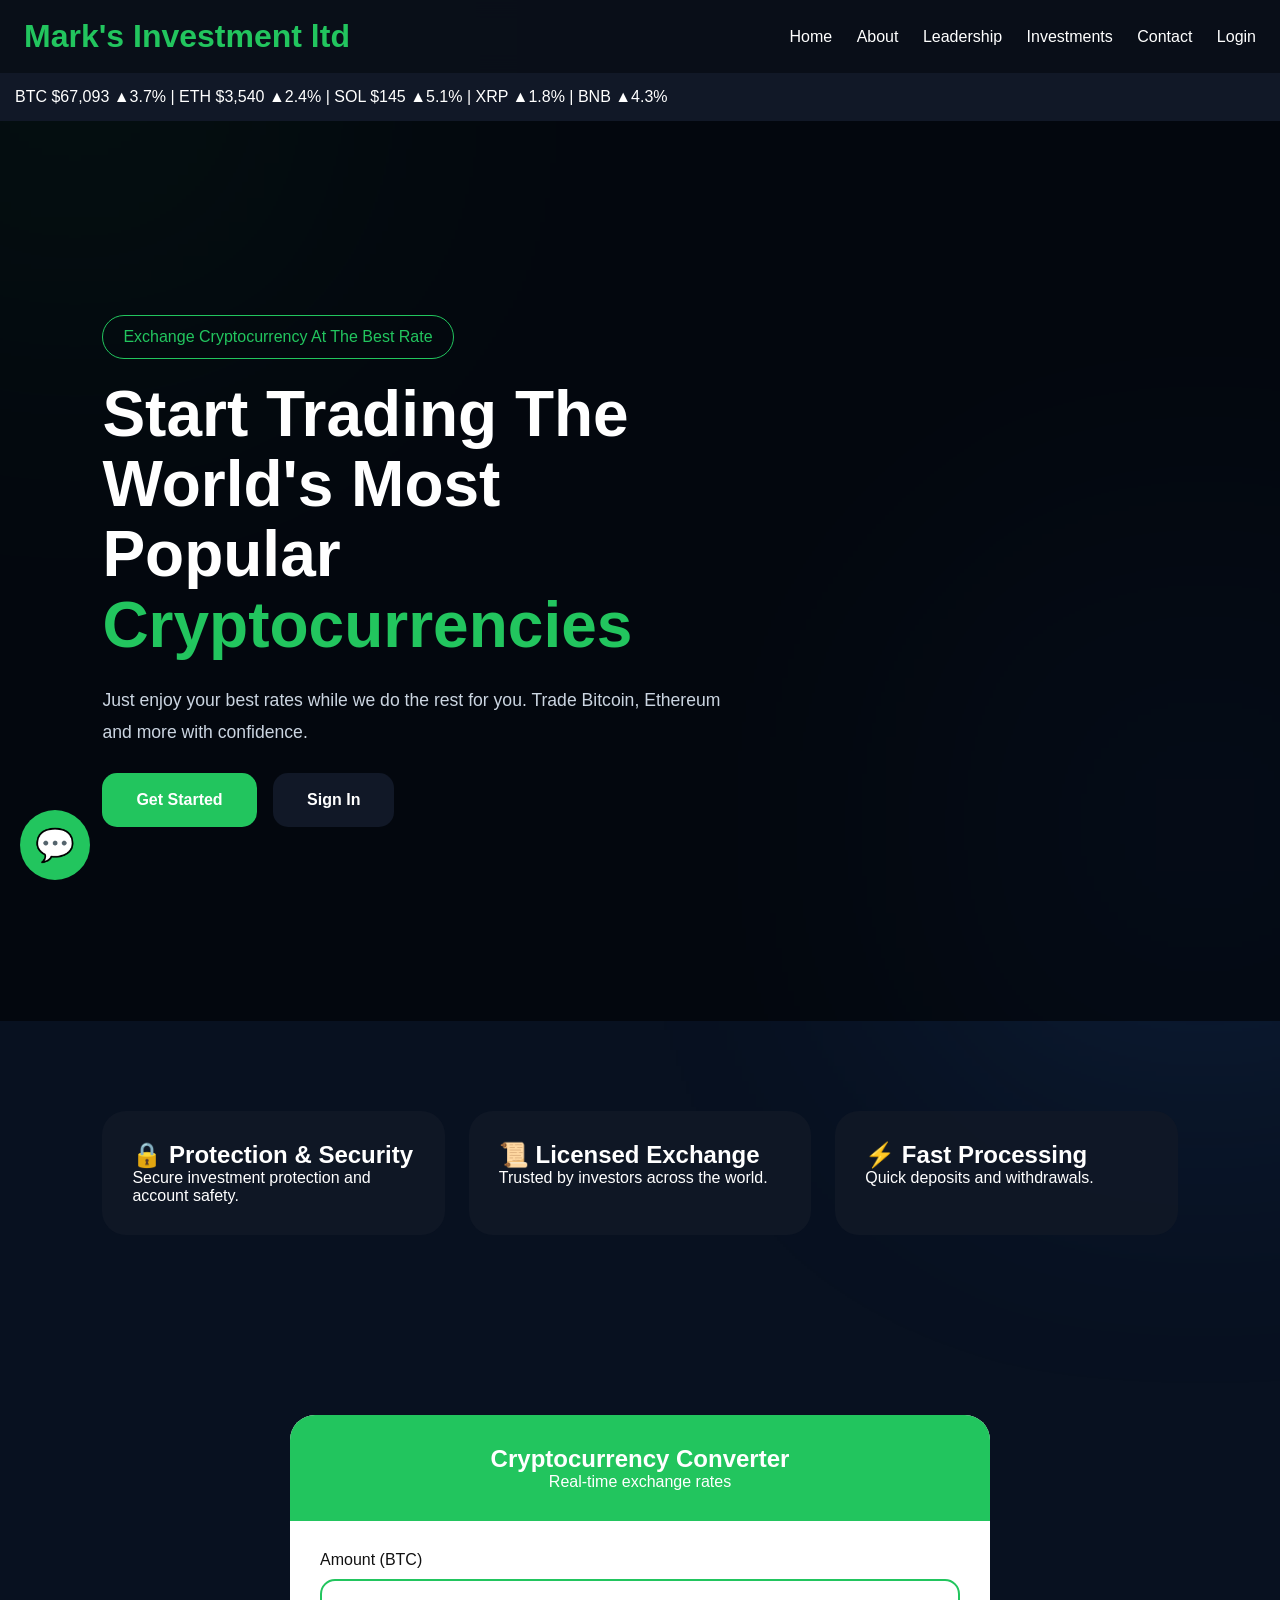
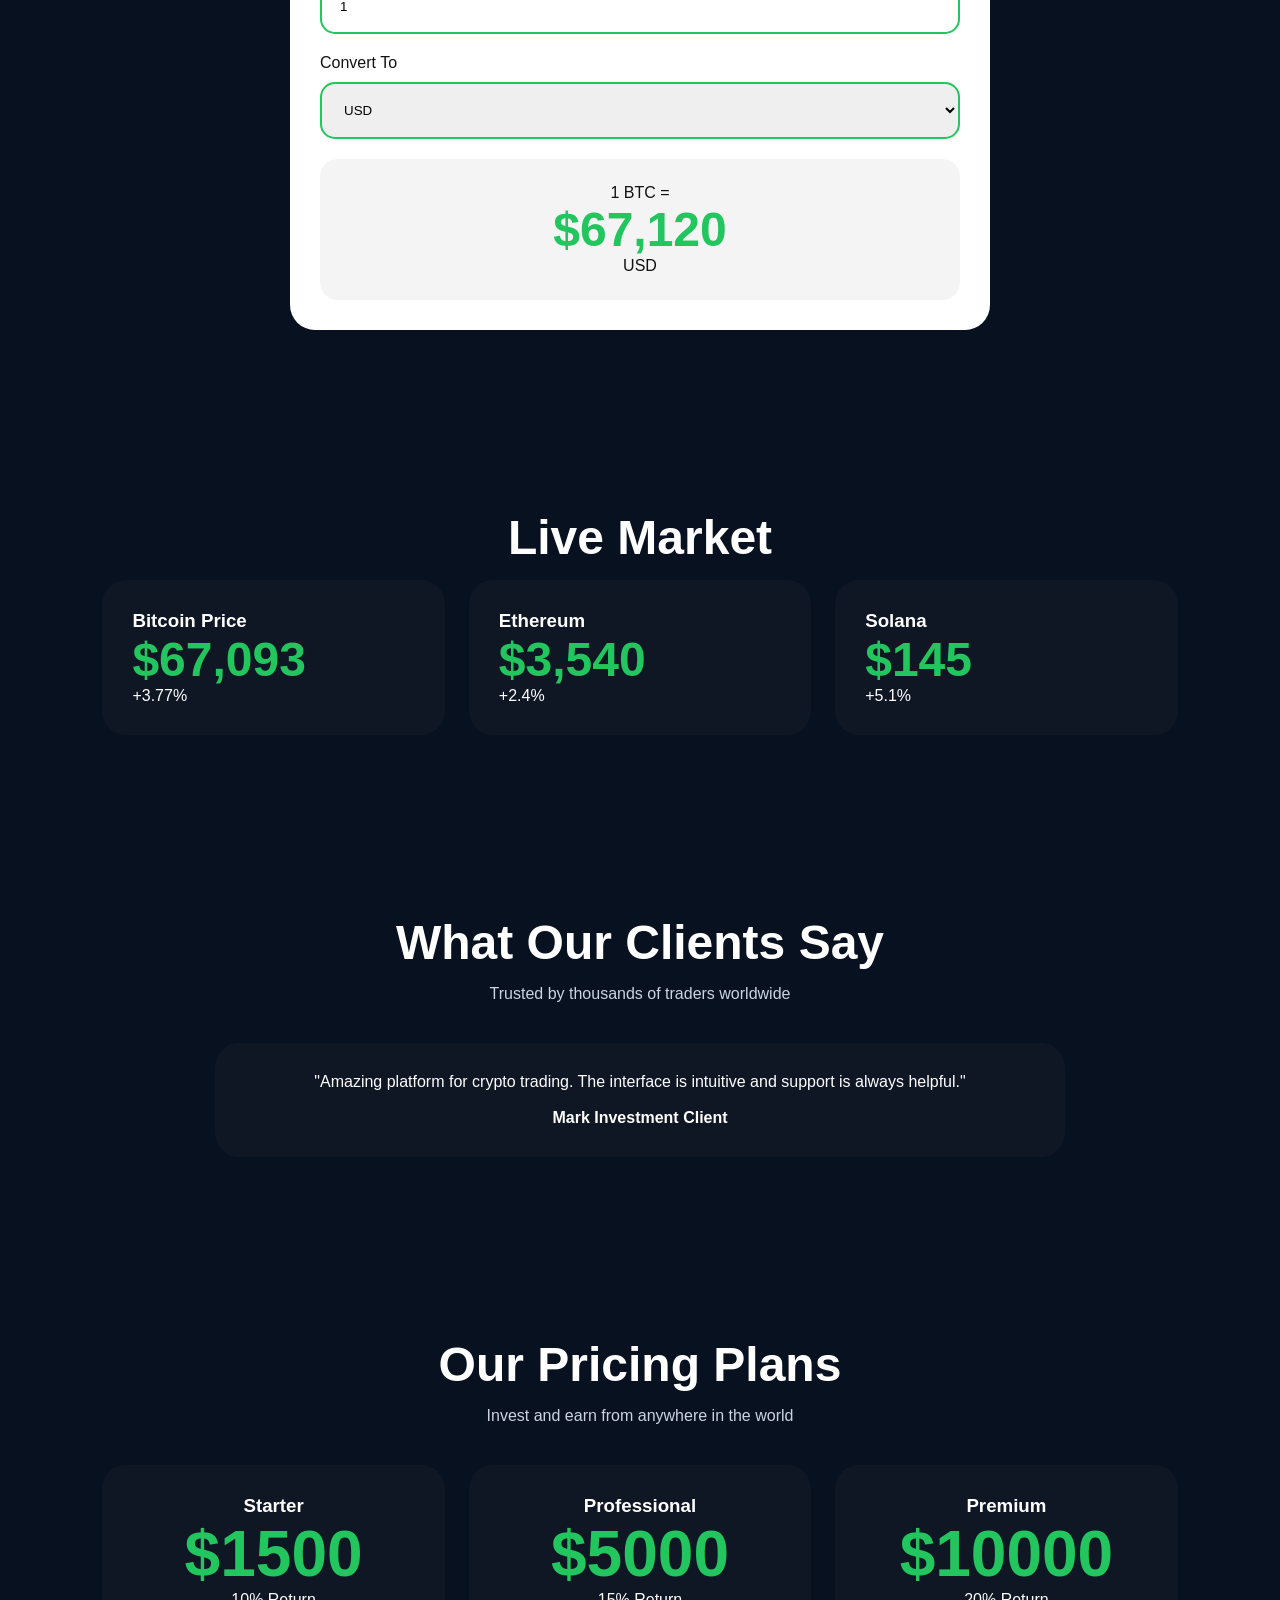
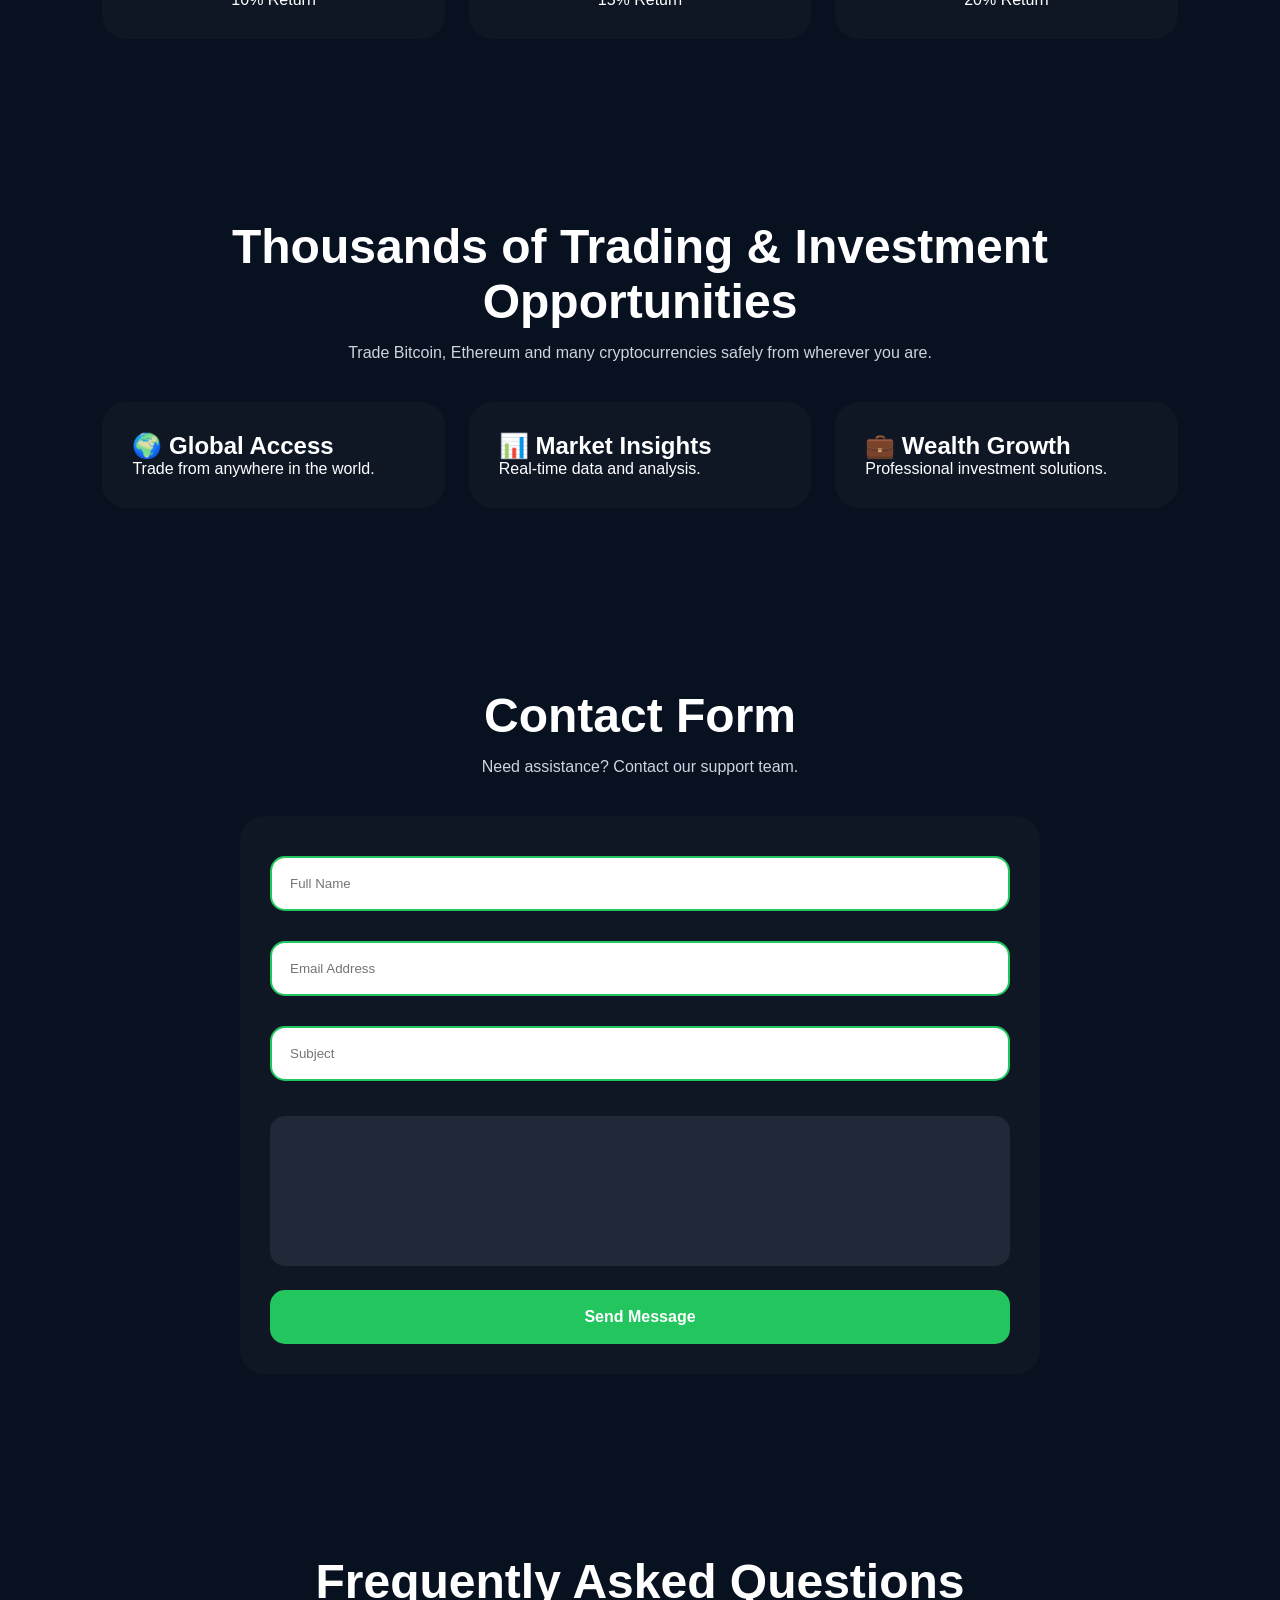
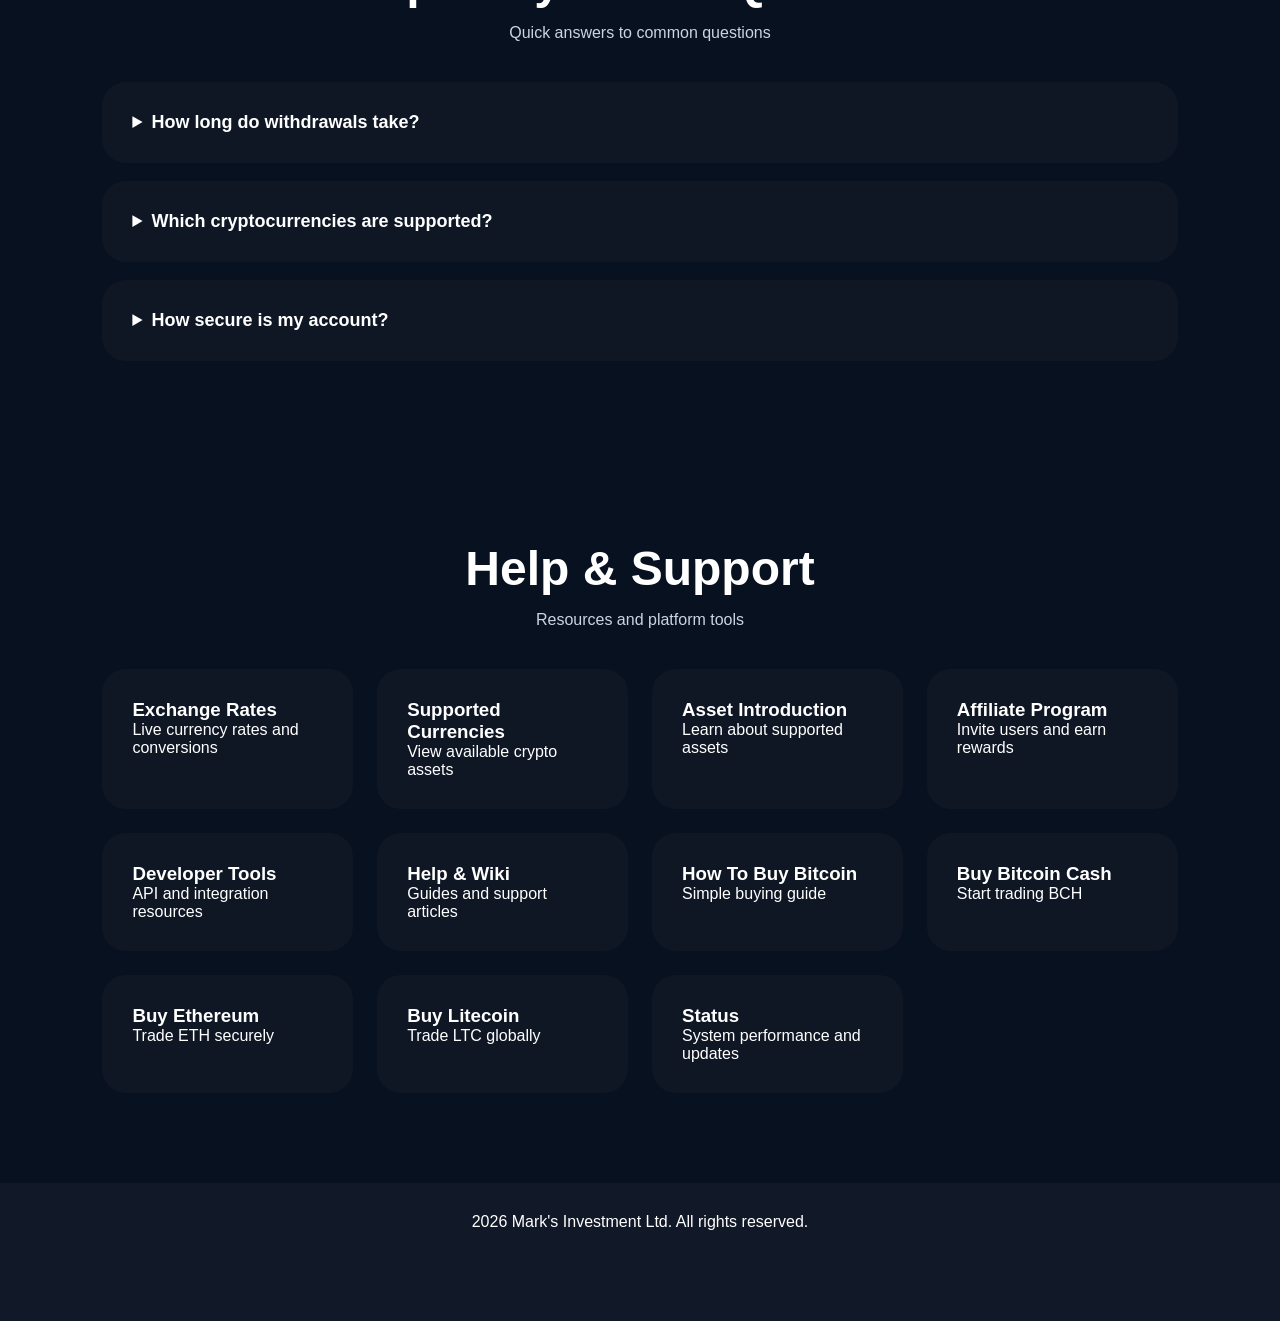
<file: index.html>
<!DOCTYPE html>
<html lang='en'>
<head>
<meta charset='UTF-8'>
<meta name='viewport' content='width=device-width,initial-scale=1.0'>
<title>Mark's Investment ltd</title>
<style>
*{margin:0;padding:0;box-sizing:border-box;font-family:Arial,sans-serif}
html{scroll-behavior:smooth}
body{background:#081120;color:#fff;overflow-x:hidden}
body:before,body:after{content:'';position:fixed;width:450px;height:450px;filter:blur(160px);z-index:-1;opacity:.15}
body:before{background:#22c55e;top:-150px;left:-150px}
body:after{background:#3b82f6;right:-150px;bottom:-150px}
header{position:sticky;top:0;background:rgba(10,15,25,.95);backdrop-filter:blur(10px);padding:18px 24px;display:flex;justify-content:space-between;align-items:center;z-index:999}
.logo{font-size:2rem;font-weight:700;color:#22c55e}
nav a{color:#fff;text-decoration:none;margin-left:20px}
.hero{min-height:100vh;display:flex;align-items:center;justify-content:space-between;padding:80px 8%;background:linear-gradient(rgba(0,0,0,.55),rgba(0,0,0,.55)),url('https://images.unsplash.com/photo-1518546305927-5a555bb7020d?auto=format&fit=crop&w=1400&q=80');background-size:cover}
.hero-text{max-width:650px}
.badge{display:inline-block;padding:12px 20px;border:1px solid #22c55e;border-radius:30px;color:#22c55e;margin-bottom:20px}
.hero h1{font-size:4rem;line-height:1.1}
.hero h1 span{color:#22c55e}
.hero p{margin:25px 0;color:#cbd5e1;line-height:1.8;font-size:1.1rem}
.btn{padding:18px 34px;border:none;border-radius:15px;font-size:1rem;font-weight:bold;cursor:pointer}
.primary{background:#22c55e;color:#fff}
.secondary{background:#111827;color:#fff;margin-left:12px}
.section{padding:90px 8%}
.title{text-align:center;font-size:3rem;margin-bottom:15px}
.subtitle{text-align:center;color:#cbd5e1;margin-bottom:40px}
.grid{display:grid;grid-template-columns:repeat(auto-fit,minmax(250px,1fr));gap:24px}
.card,.plan,.testimonial,.pricebox{background:rgba(17,24,39,.92);border-radius:24px;padding:30px}
.card:hover,.plan:hover{transform:translateY(-8px);transition:.3s}
.market{background:#111827;padding:15px;overflow:hidden;white-space:nowrap}
.market span{display:inline-block;animation:scroll 18s linear infinite}
@keyframes scroll{from{transform:translateX(100%)}to{transform:translateX(-100%)}}
.converter{max-width:700px;margin:auto;background:#fff;color:#111;border-radius:25px;overflow:hidden}
.converter-top{background:#22c55e;color:#fff;padding:30px;text-align:center}
.converter-body{padding:30px}
input,select{width:100%;padding:18px;border:2px solid #22c55e;border-radius:15px;margin-top:10px;margin-bottom:20px}
.result{background:#f4f4f4;border-radius:18px;padding:25px;text-align:center}
.price{font-size:3rem;color:#22c55e;font-weight:700}
.plan{text-align:center}
.plan .price{font-size:4rem}
.testimonial{text-align:center;max-width:850px;margin:auto}
.whatsapp{position:fixed;bottom:20px;left:20px;background:#22c55e;width:70px;height:70px;border-radius:50%;display:flex;align-items:center;justify-content:center;color:#fff;text-decoration:none;font-size:32px}
footer{background:#111827;text-align:center;padding:30px}
@media(max-width:900px){
.hero{padding:40px 6%;text-align:center}
.hero h1{font-size:2.8rem}
nav{display:none}
}
</style>
</head>
<body>

<header>
<div class="logo">Mark's Investment ltd</div>
<nav>
<a href="index.html">Home</a>
<a href="about.html">About</a>
<a href="leadership.html">Leadership</a>
<a href="investment.html">Investments</a>
<a href="contact.html">Contact</a>
<a href="login.html">Login</a>
</nav>
</header>

<div class="market"><span>BTC $67,093 ▲3.7% | ETH $3,540 ▲2.4% | SOL $145 ▲5.1% | XRP ▲1.8% | BNB ▲4.3%</span></div>

<section class="hero">
<div class="hero-text">
<div class="badge">Exchange Cryptocurrency At The Best Rate</div>
<h1>Start Trading The World's Most Popular <span>Cryptocurrencies</span></h1>
<p>Just enjoy your best rates while we do the rest for you. Trade Bitcoin, Ethereum and more with confidence.</p>
<button class="btn primary" id="openBtn">Get Started</button>
<button class="btn secondary" id="loginBtn">Sign In</button>
</div>
</section>

<section class="section">
<div class="grid">
<div class="card"><h2>🔒 Protection & Security</h2><p>Secure investment protection and account safety.</p></div>
<div class="card"><h2>📜 Licensed Exchange</h2><p>Trusted by investors across the world.</p></div>
<div class="card"><h2>⚡ Fast Processing</h2><p>Quick deposits and withdrawals.</p></div>
</div>
</section>

<section class="section">
<div class="converter">
<div class="converter-top"><h2>Cryptocurrency Converter</h2><p>Real-time exchange rates</p></div>
<div class="converter-body">
<label>Amount (BTC)</label>
<input value="1">
<label>Convert To</label>
<select><option>USD</option><option>EUR</option></select>
<div class="result">
<p>1 BTC =</p>
<div class="price">$67,120</div>
<p>USD</p>
</div>
</div>
</div>
</section>

<section class="section">
<h2 class="title">Live Market</h2>
<div class="grid">
<div class="pricebox"><h3>Bitcoin Price</h3><div class="price">$67,093</div><p>+3.77%</p></div>
<div class="pricebox"><h3>Ethereum</h3><div class="price">$3,540</div><p>+2.4%</p></div>
<div class="pricebox"><h3>Solana</h3><div class="price">$145</div><p>+5.1%</p></div>
</div>
</section>

<section class="section">
<h2 class="title">What Our Clients Say</h2>
<p class="subtitle">Trusted by thousands of traders worldwide</p>
<div class="testimonial">
<p>"Amazing platform for crypto trading. The interface is intuitive and support is always helpful."</p>
<br><strong>Mark Investment Client</strong>
</div>
</section>

<section class="section">
<h2 class="title">Our Pricing Plans</h2>
<p class="subtitle">Invest and earn from anywhere in the world</p>
<div class="grid">
<div class="plan"><h3>Starter</h3><div class="price">$1500</div><p>10% Return</p></div>
<div class="plan"><h3>Professional</h3><div class="price">$5000</div><p>15% Return</p></div>
<div class="plan"><h3>Premium</h3><div class="price">$10000</div><p>20% Return</p></div>
</div>
</section>

<section class="section">
<h2 class="title">Thousands of Trading & Investment Opportunities</h2>
<p class="subtitle">Trade Bitcoin, Ethereum and many cryptocurrencies safely from wherever you are.</p>
<div class="grid">
<div class="card"><h2>🌍 Global Access</h2><p>Trade from anywhere in the world.</p></div>
<div class="card"><h2>📊 Market Insights</h2><p>Real-time data and analysis.</p></div>
<div class="card"><h2>💼 Wealth Growth</h2><p>Professional investment solutions.</p></div>
</div>
</section>
<!-- CONTACT FORM -->

<section class="section">

<h2 class="title">
Contact Form
</h2>

<p class="subtitle">
Need assistance? Contact our support team.
</p>

<div class="card" style="max-width:800px;margin:auto;">

<input
type="text"
placeholder="Full Name">

<input
type="email"
placeholder="Email Address">

<input
type="text"
placeholder="Subject">

<textarea
placeholder="Enter Message"
style="
width:100%;
height:150px;
padding:18px;
margin-top:15px;
border:none;
border-radius:15px;
background:#1f2937;
color:white;
resize:none;
">

</textarea>

<button
class="btn primary"
style="margin-top:20px;width:100%;">

Send Message

</button>

</div>

</section>


<!-- FAQ ACCORDION -->

<section class="section">

<h2 class="title">
Frequently Asked Questions
</h2>

<p class="subtitle">
Quick answers to common questions
</p>

<div class="card">

<details>

<summary style="cursor:pointer;font-size:18px;font-weight:bold;">

How long do withdrawals take?

</summary>

<p style="margin-top:15px;color:#cbd5e1;">

Withdrawal requests are processed according to verification status and payment method.

</p>

</details>

</div>

<br>

<div class="card">

<details>

<summary style="cursor:pointer;font-size:18px;font-weight:bold;">

Which cryptocurrencies are supported?

</summary>

<p style="margin-top:15px;color:#cbd5e1;">

Bitcoin, Ethereum, Litecoin, USDT, Solana, XRP and other digital assets.

</p>

</details>

</div>

<br>

<div class="card">

<details>

<summary style="cursor:pointer;font-size:18px;font-weight:bold;">

How secure is my account?

</summary>

<p style="margin-top:15px;color:#cbd5e1;">

Advanced security systems and account protection features are integrated.

</p>

</details>

</div>

</section>


<!-- HELP CENTER -->

<section class="section">

<h2 class="title">

Help & Support

</h2>

<p class="subtitle">

Resources and platform tools

</p>

<div class="grid">

<div class="card">

<h3>Exchange Rates</h3>

<p>Live currency rates and conversions</p>

</div>

<div class="card">

<h3>Supported Currencies</h3>

<p>View available crypto assets</p>

</div>

<div class="card">

<h3>Asset Introduction</h3>

<p>Learn about supported assets</p>

</div>

<div class="card">

<h3>Affiliate Program</h3>

<p>Invite users and earn rewards</p>

</div>

<div class="card">

<h3>Developer Tools</h3>

<p>API and integration resources</p>

</div>

<div class="card">

<h3>Help & Wiki</h3>

<p>Guides and support articles</p>

</div>

<div class="card">

<h3>How To Buy Bitcoin</h3>

<p>Simple buying guide</p>

</div>

<div class="card">

<h3>Buy Bitcoin Cash</h3>

<p>Start trading BCH</p>

</div>

<div class="card">

<h3>Buy Ethereum</h3>

<p>Trade ETH securely</p>

</div>

<div class="card">

<h3>Buy Litecoin</h3>

<p>Trade LTC globally</p>

</div>

<div class="card">

<h3>Status</h3>

<p>System performance and updates</p>

</div>

</div>

</section>


<!-- NEW FOOTER -->

<footer>

<p>

2026 Mark's Investment Ltd. All rights reserved.

</p>

                  
<footer>

<a class="whatsapp" href="#">💬</a>

<script>
document.getElementById("openBtn").onclick=function(){window.location.href="register.html";}
document.getElementById("loginBtn").onclick=function(){window.location.href="login.html";}
</script>
</body>
</html>
</file>
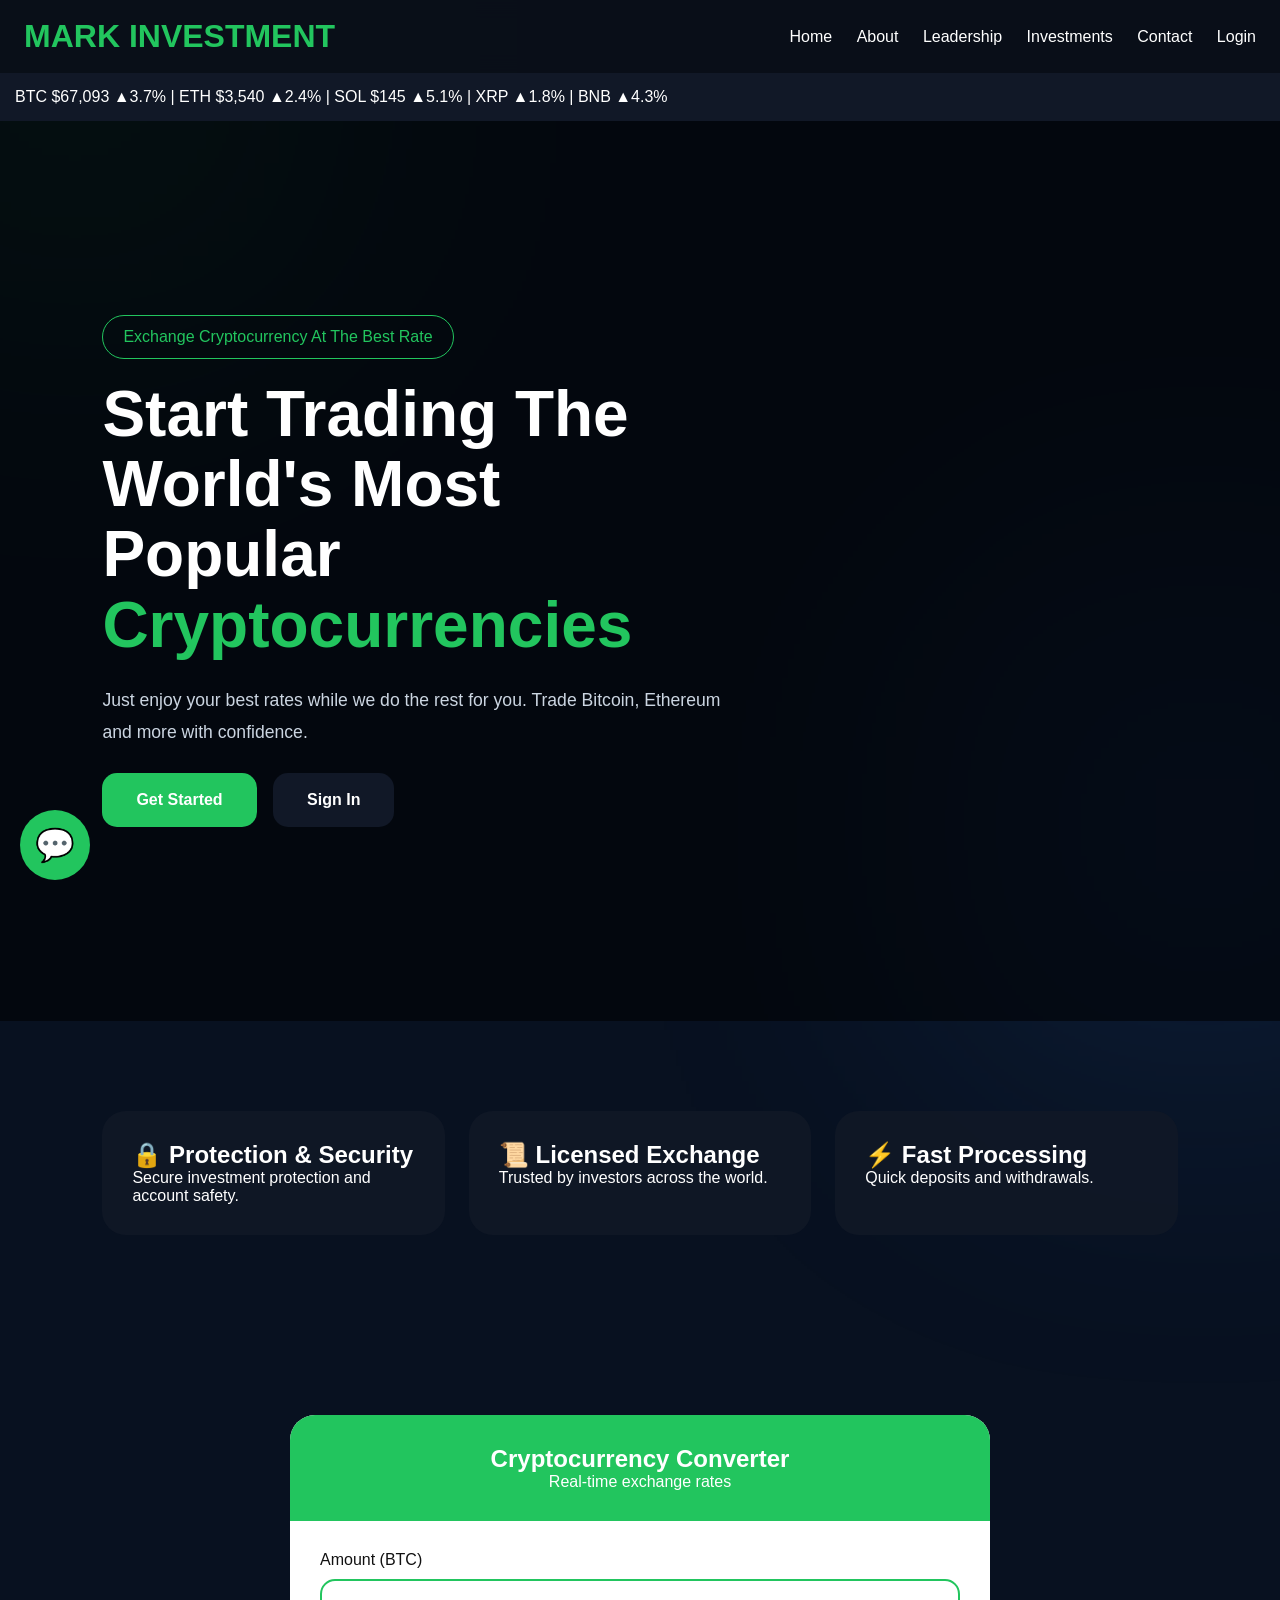
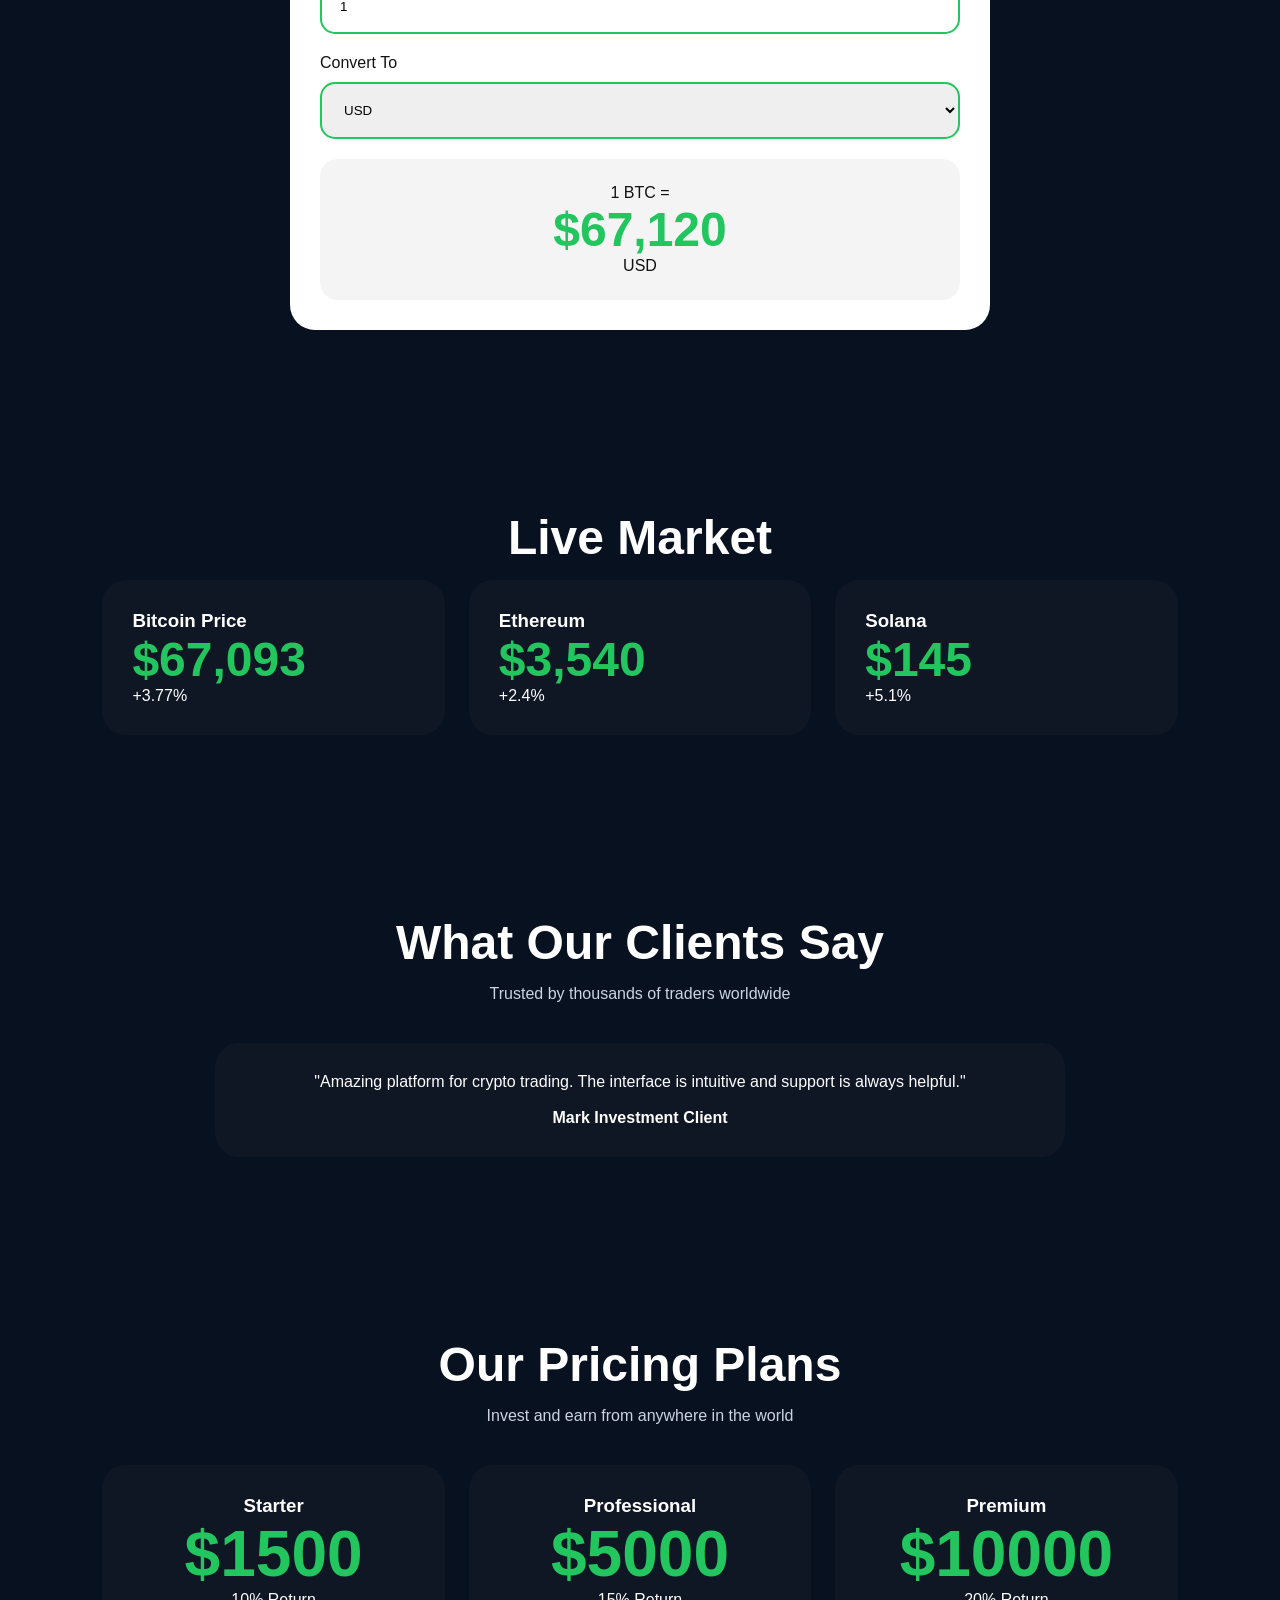
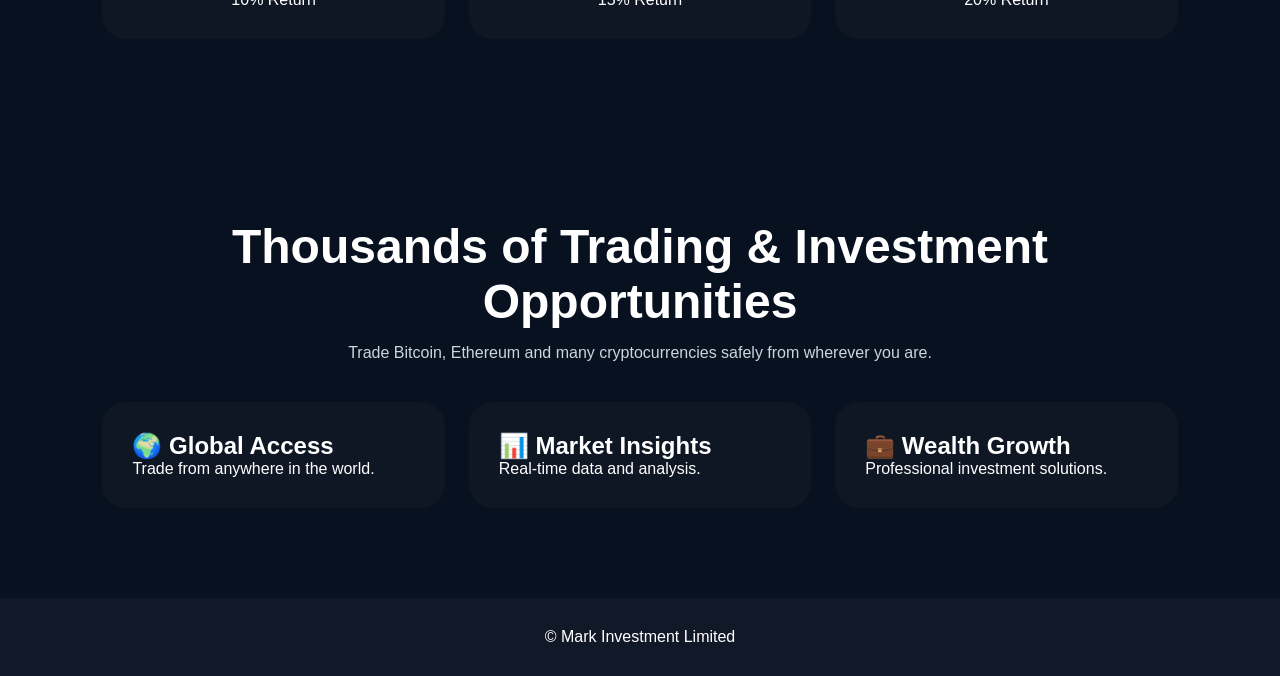
<file: fastcashstyle_mark_investment.html>
<!DOCTYPE html>
<html lang='en'>
<head>
<meta charset='UTF-8'>
<meta name='viewport' content='width=device-width,initial-scale=1.0'>
<title>Mark Investment</title>
<style>
*{margin:0;padding:0;box-sizing:border-box;font-family:Arial,sans-serif}
html{scroll-behavior:smooth}
body{background:#081120;color:#fff;overflow-x:hidden}
body:before,body:after{content:'';position:fixed;width:450px;height:450px;filter:blur(160px);z-index:-1;opacity:.15}
body:before{background:#22c55e;top:-150px;left:-150px}
body:after{background:#3b82f6;right:-150px;bottom:-150px}
header{position:sticky;top:0;background:rgba(10,15,25,.95);backdrop-filter:blur(10px);padding:18px 24px;display:flex;justify-content:space-between;align-items:center;z-index:999}
.logo{font-size:2rem;font-weight:700;color:#22c55e}
nav a{color:#fff;text-decoration:none;margin-left:20px}
.hero{min-height:100vh;display:flex;align-items:center;justify-content:space-between;padding:80px 8%;background:linear-gradient(rgba(0,0,0,.55),rgba(0,0,0,.55)),url('https://images.unsplash.com/photo-1518546305927-5a555bb7020d?auto=format&fit=crop&w=1400&q=80');background-size:cover}
.hero-text{max-width:650px}
.badge{display:inline-block;padding:12px 20px;border:1px solid #22c55e;border-radius:30px;color:#22c55e;margin-bottom:20px}
.hero h1{font-size:4rem;line-height:1.1}
.hero h1 span{color:#22c55e}
.hero p{margin:25px 0;color:#cbd5e1;line-height:1.8;font-size:1.1rem}
.btn{padding:18px 34px;border:none;border-radius:15px;font-size:1rem;font-weight:bold;cursor:pointer}
.primary{background:#22c55e;color:#fff}
.secondary{background:#111827;color:#fff;margin-left:12px}
.section{padding:90px 8%}
.title{text-align:center;font-size:3rem;margin-bottom:15px}
.subtitle{text-align:center;color:#cbd5e1;margin-bottom:40px}
.grid{display:grid;grid-template-columns:repeat(auto-fit,minmax(250px,1fr));gap:24px}
.card,.plan,.testimonial,.pricebox{background:rgba(17,24,39,.92);border-radius:24px;padding:30px}
.card:hover,.plan:hover{transform:translateY(-8px);transition:.3s}
.market{background:#111827;padding:15px;overflow:hidden;white-space:nowrap}
.market span{display:inline-block;animation:scroll 18s linear infinite}
@keyframes scroll{from{transform:translateX(100%)}to{transform:translateX(-100%)}}
.converter{max-width:700px;margin:auto;background:#fff;color:#111;border-radius:25px;overflow:hidden}
.converter-top{background:#22c55e;color:#fff;padding:30px;text-align:center}
.converter-body{padding:30px}
input,select{width:100%;padding:18px;border:2px solid #22c55e;border-radius:15px;margin-top:10px;margin-bottom:20px}
.result{background:#f4f4f4;border-radius:18px;padding:25px;text-align:center}
.price{font-size:3rem;color:#22c55e;font-weight:700}
.plan{text-align:center}
.plan .price{font-size:4rem}
.testimonial{text-align:center;max-width:850px;margin:auto}
.whatsapp{position:fixed;bottom:20px;left:20px;background:#22c55e;width:70px;height:70px;border-radius:50%;display:flex;align-items:center;justify-content:center;color:#fff;text-decoration:none;font-size:32px}
footer{background:#111827;text-align:center;padding:30px}
@media(max-width:900px){
.hero{padding:40px 6%;text-align:center}
.hero h1{font-size:2.8rem}
nav{display:none}
}
</style>
</head>
<body>

<header>
<div class="logo">MARK INVESTMENT</div>
<nav>
<a href="index.html">Home</a>
<a href="about.html">About</a>
<a href="leadership.html">Leadership</a>
<a href="investment.html">Investments</a>
<a href="contact.html">Contact</a>
<a href="login.html">Login</a>
</nav>
</header>

<div class="market"><span>BTC $67,093 ▲3.7% | ETH $3,540 ▲2.4% | SOL $145 ▲5.1% | XRP ▲1.8% | BNB ▲4.3%</span></div>

<section class="hero">
<div class="hero-text">
<div class="badge">Exchange Cryptocurrency At The Best Rate</div>
<h1>Start Trading The World's Most Popular <span>Cryptocurrencies</span></h1>
<p>Just enjoy your best rates while we do the rest for you. Trade Bitcoin, Ethereum and more with confidence.</p>
<button class="btn primary" id="openBtn">Get Started</button>
<button class="btn secondary" id="loginBtn">Sign In</button>
</div>
</section>

<section class="section">
<div class="grid">
<div class="card"><h2>🔒 Protection & Security</h2><p>Secure investment protection and account safety.</p></div>
<div class="card"><h2>📜 Licensed Exchange</h2><p>Trusted by investors across the world.</p></div>
<div class="card"><h2>⚡ Fast Processing</h2><p>Quick deposits and withdrawals.</p></div>
</div>
</section>

<section class="section">
<div class="converter">
<div class="converter-top"><h2>Cryptocurrency Converter</h2><p>Real-time exchange rates</p></div>
<div class="converter-body">
<label>Amount (BTC)</label>
<input value="1">
<label>Convert To</label>
<select><option>USD</option><option>EUR</option></select>
<div class="result">
<p>1 BTC =</p>
<div class="price">$67,120</div>
<p>USD</p>
</div>
</div>
</div>
</section>

<section class="section">
<h2 class="title">Live Market</h2>
<div class="grid">
<div class="pricebox"><h3>Bitcoin Price</h3><div class="price">$67,093</div><p>+3.77%</p></div>
<div class="pricebox"><h3>Ethereum</h3><div class="price">$3,540</div><p>+2.4%</p></div>
<div class="pricebox"><h3>Solana</h3><div class="price">$145</div><p>+5.1%</p></div>
</div>
</section>

<section class="section">
<h2 class="title">What Our Clients Say</h2>
<p class="subtitle">Trusted by thousands of traders worldwide</p>
<div class="testimonial">
<p>"Amazing platform for crypto trading. The interface is intuitive and support is always helpful."</p>
<br><strong>Mark Investment Client</strong>
</div>
</section>

<section class="section">
<h2 class="title">Our Pricing Plans</h2>
<p class="subtitle">Invest and earn from anywhere in the world</p>
<div class="grid">
<div class="plan"><h3>Starter</h3><div class="price">$1500</div><p>10% Return</p></div>
<div class="plan"><h3>Professional</h3><div class="price">$5000</div><p>15% Return</p></div>
<div class="plan"><h3>Premium</h3><div class="price">$10000</div><p>20% Return</p></div>
</div>
</section>

<section class="section">
<h2 class="title">Thousands of Trading & Investment Opportunities</h2>
<p class="subtitle">Trade Bitcoin, Ethereum and many cryptocurrencies safely from wherever you are.</p>
<div class="grid">
<div class="card"><h2>🌍 Global Access</h2><p>Trade from anywhere in the world.</p></div>
<div class="card"><h2>📊 Market Insights</h2><p>Real-time data and analysis.</p></div>
<div class="card"><h2>💼 Wealth Growth</h2><p>Professional investment solutions.</p></div>
</div>
</section>

<footer>© Mark Investment Limited</footer>

<a class="whatsapp" href="#">💬</a>

<script>
document.getElementById("openBtn").onclick=function(){window.location.href="register.html";}
document.getElementById("loginBtn").onclick=function(){window.location.href="login.html";}
</script>
</body>
</html>
</file>
